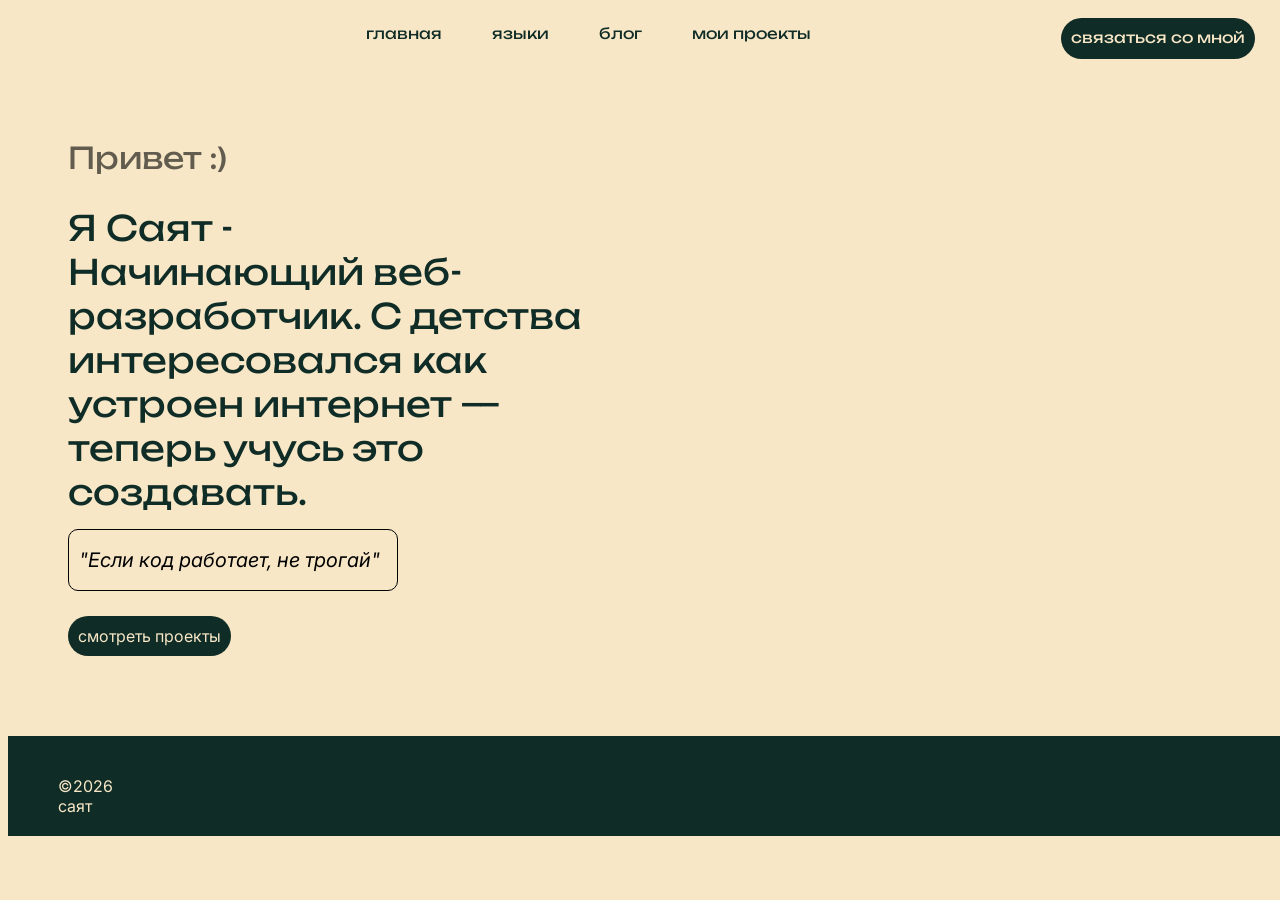
<file: index.html>
<!DOCTYPE html>
<html lang="en">
<head>
    <meta charset="UTF-8">
    <meta name="viewport" content="width=device-width, initial-scale=Q">
    <title>Итоговая работа</title>
    <link rel="stylesheet" href="main.css">
    <link rel="preconnect" href="https://fonts.googleapis.com">
    <link rel="preconnect" href="https://fonts.gstatic.com" crossorigin>
    <link href="https://fonts.googleapis.com/css2?family=Inter:ital,opsz,wght@0,14..32,100..900;1,14..32,100..900&family=Mulish:ital,wght@0,200..1000;1,200..1000&family=Unbounded:wght@200..900&display=swap" rel="stylesheet">
</head>
<body>
    <header>
        <nav>
            <ul>
                <li><a href="index.html">главная</a></li>
                <li><a href="languages.html">языки</a></li>
                <li><a href="blog.html">блог</a></li>
                <li><a href="my-projects.html">мои проекты</a></li>
            </ul>
        </nav>
            <a href="contacts.html" class="contact">связаться со мной</a>
    </header>
    <main>
        <section class="main-home">
            <div class="home-text">
            <span class="hi">Привет :)</span><br>
            <div class="text-block">
            <span class="name">Я Саят -</span><br>
            <span class="my-desc">Начинающий веб-разработчик. С детства интересовался как устроен интернет — теперь учусь это создавать.</span>
            </div>
            <div class="italic-text">
                <p>"Если код работает, не трогай"</p>
            </div>
        </div>
        <div class="my-projects-btn">
            <a href="my-projects.html" class="redirect-btn">смотреть проекты</a>
        </div>
        </section>
    </main>
    <footer>
        <div class="footer-left">
            <span>&copy;2026 саят</span>
        </div>
        <div class="footer-right">
            <a href="https://github.com/sayatalmatuly/Portfolio">Github</a>
            <a href="https://t.me/almatulyy_s">Telegram</a>
        </div>
    </footer>
</body>
</html>
</file>
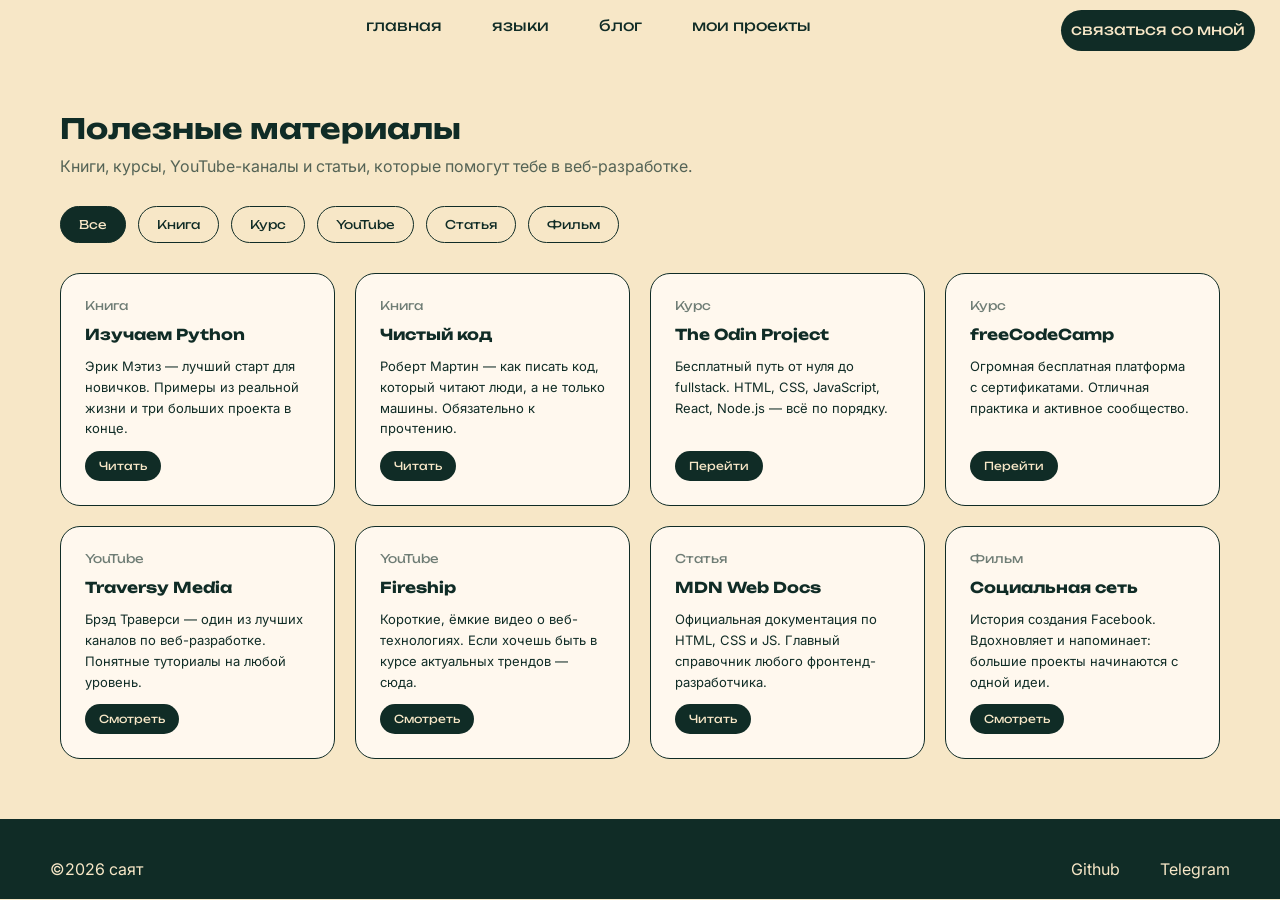
<file: blog.html>
<!DOCTYPE html>
<html lang="ru">
<head>
    <meta charset="UTF-8">
    <meta name="viewport" content="width=device-width, initial-scale=1">
    <title>Блог — Саят</title>
    <link rel="stylesheet" href="blog.css">
    <link rel="preconnect" href="https://fonts.googleapis.com">
    <link rel="preconnect" href="https://fonts.gstatic.com" crossorigin>
    <link href="https://fonts.googleapis.com/css2?family=Inter:ital,opsz,wght@0,14..32,100..900;1,14..32,100..900&family=Unbounded:wght@200..900&display=swap" rel="stylesheet">
</head>
<body>
    <header>
        <nav>
            <ul>
                <li><a href="index.html">главная</a></li>
                <li><a href="languages.html">языки</a></li>
                <li><a href="blog.html">блог</a></li>
                <li><a href="my-projects.html">мои проекты</a></li>
            </ul>
        </nav>
        <a href="contacts.html" class="contact">связаться со мной</a>
    </header>
    <main>
        <section class="page-intro">
            <h1 class="page-title">Полезные материалы</h1>
            <p class="page-desc">Книги, курсы, YouTube-каналы и статьи, которые помогут тебе в веб-разработке.</p>
        </section>
        <div class="filter-row">
            <button class="filter-btn active">Все</button>
            <button class="filter-btn">Книга</button>
            <button class="filter-btn">Курс</button>
            <button class="filter-btn">YouTube</button>
            <button class="filter-btn">Статья</button>
            <button class="filter-btn">Фильм</button>
        </div>
        <div class="blog-grid">
            <article class="blog-card">
                <div class="card-badge">Книга</div>
                <h3 class="card-title">Изучаем Python</h3>
                <p class="card-text">Эрик Мэтиз — лучший старт для новичков. Примеры из реальной жизни и три больших проекта в конце.</p>
                <a href="https://iro23.ru/sites/default/files/e.metiz_-_izuchaem_python._programmirovanie_igr_vizualizaciya_dannyh_veb-prilozheniya_-_2017.pdf" class="read-btn">Читать</a>
            </article>
            <article class="blog-card">
                <div class="card-badge">Книга</div>
                <h3 class="card-title">Чистый код</h3>
                <p class="card-text">Роберт Мартин — как писать код, который читают люди, а не только машины. Обязательно к прочтению.</p>
                <a href="https://libcat.ru/knigi/kompyutery-i-internet/programmirovanie/396005-robert-martin-chistyj-kod-sozdanie-analiz-i-refaktoring.html#read" class="read-btn">Читать</a>
            </article>
            <article class="blog-card">
                <div class="card-badge">Курс</div>
                <h3 class="card-title">The Odin Project</h3>
                <p class="card-text">Бесплатный путь от нуля до fullstack. HTML, CSS, JavaScript, React, Node.js — всё по порядку.</p>
                <a href="https://www.theodinproject.com" target="_blank" class="read-btn">Перейти</a>
            </article>
            <article class="blog-card">
                <div class="card-badge">Курс</div>
                <h3 class="card-title">freeCodeCamp</h3>
                <p class="card-text">Огромная бесплатная платформа с сертификатами. Отличная практика и активное сообщество.</p>
                <a href="https://www.freecodecamp.org" target="_blank" class="read-btn">Перейти</a>
            </article>
            <article class="blog-card">
                <div class="card-badge">YouTube</div>
                <h3 class="card-title">Traversy Media</h3>
                <p class="card-text">Брэд Траверси — один из лучших каналов по веб-разработке. Понятные туториалы на любой уровень.</p>
                <a href="https://youtube.com/@TraversyMedia" target="_blank" class="read-btn">Смотреть</a>
            </article>
            <article class="blog-card">
                <div class="card-badge">YouTube</div>
                <h3 class="card-title">Fireship</h3>
                <p class="card-text">Короткие, ёмкие видео о веб-технологиях. Если хочешь быть в курсе актуальных трендов — сюда.</p>
                <a href="https://youtube.com/@Fireship" target="_blank" class="read-btn">Смотреть</a>
            </article>
            <article class="blog-card">
                <div class="card-badge">Статья</div>
                <h3 class="card-title">MDN Web Docs</h3>
                <p class="card-text">Официальная документация по HTML, CSS и JS. Главный справочник любого фронтенд-разработчика.</p>
                <a href="https://developer.mozilla.org" target="_blank" class="read-btn">Читать</a>
            </article>
            <article class="blog-card">
                <div class="card-badge">Фильм</div>
                <h3 class="card-title">Социальная сеть</h3>
                <p class="card-text">История создания Facebook. Вдохновляет и напоминает: большие проекты начинаются с одной идеи.</p>
                <a href="https://kinogo-2.biz/14717--socialnaja-set.html" class="read-btn">Смотреть</a>
            </article>
        </div>
    </main>
    <footer>
        <div class="footer-left">
            <span>&copy;2026 саят</span>
        </div>
        <div class="footer-right">
            <a href="https://github.com/sayatalmatuly/Portfolio">Github</a>
            <a href="https://t.me/almatulyy_s">Telegram</a>
        </div>
    </footer>
    <script>
        const btns = document.querySelectorAll('.filter-btn');
        const cards = document.querySelectorAll('.blog-card');

        btns.forEach(btn => {
            btn.addEventListener('click', () => {
                // Переключаем активный класс у кнопок
                btns.forEach(b => b.classList.remove('active'));
                btn.classList.add('active');

                const filterValue = btn.textContent.trim();

                // Фильтруем карточки
                cards.forEach(card => {
                    const badgeValue = card.querySelector('.card-badge').textContent.trim();
                    
                    if (filterValue === 'Все' || filterValue === badgeValue) {
                        card.style.display = 'flex'; // или 'block', смотря как настроен CSS в .blog-card
                    } else {
                        card.style.display = 'none';
                    }
                });
            });
        });
    </script>
</body>
</html>
</file>
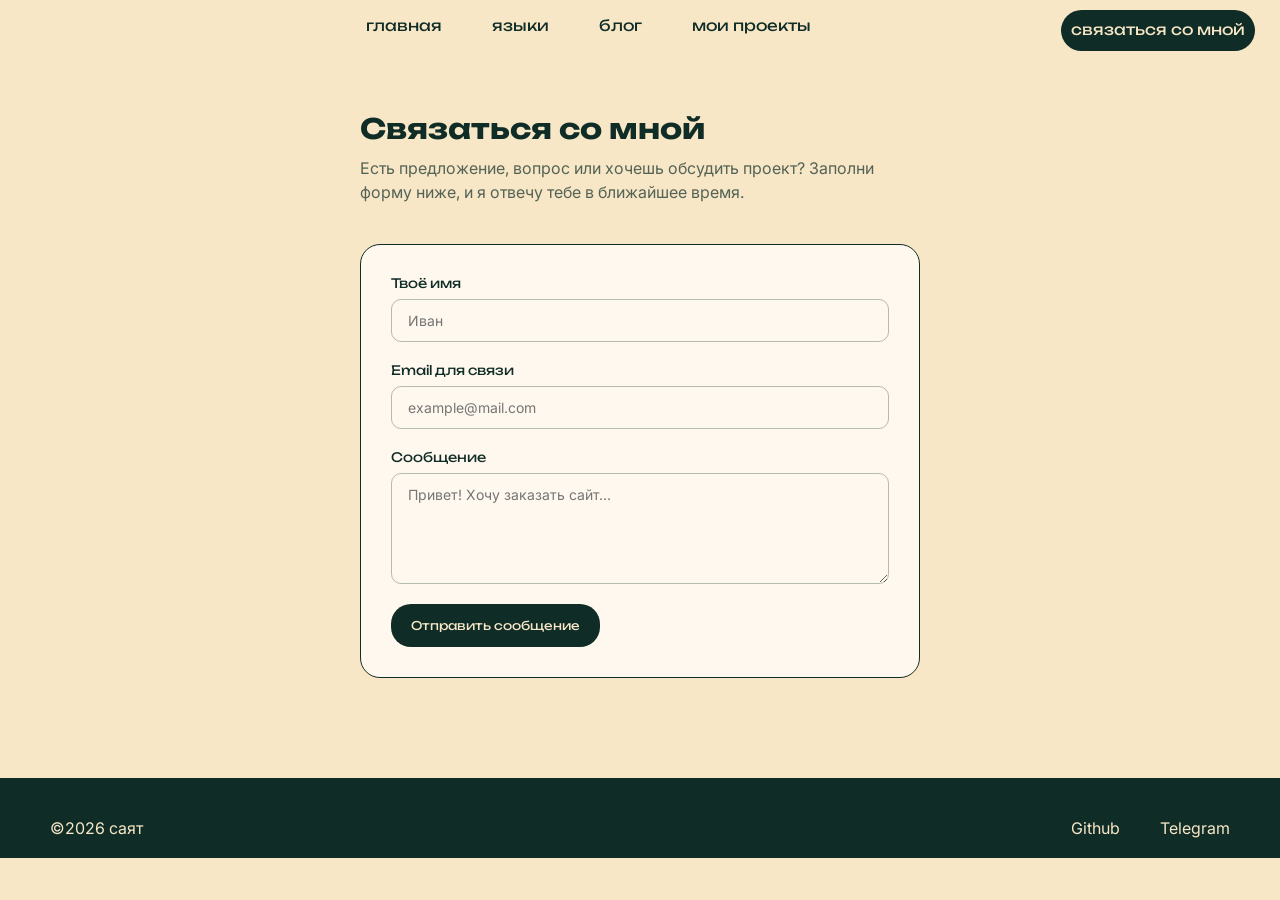
<file: contacts.html>
<!DOCTYPE html>
<html lang="ru">
<head>
    <meta charset="UTF-8">
    <meta name="viewport" content="width=device-width, initial-scale=1">
    <title>Контакты — Саят</title>
    <link rel="stylesheet" href="contacts.css">
    <link rel="preconnect" href="https://fonts.googleapis.com">
    <link rel="preconnect" href="https://fonts.gstatic.com" crossorigin>
    <link href="https://fonts.googleapis.com/css2?family=Inter:ital,opsz,wght@0,14..32,100..900;1,14..32,100..900&family=Unbounded:wght@200..900&display=swap" rel="stylesheet">
</head>
<body>
    <header>
        <nav>
            <ul>
                <li><a href="index.html">главная</a></li>
                <li><a href="languages.html">языки</a></li>
                <li><a href="blog.html">блог</a></li>
                <li><a href="my-projects.html">мои проекты</a></li>
            </ul>
        </nav>
        <a href="contacts.html" class="contact">связаться со мной</a>
    </header>

    <main>
        <section class="contact-section">
            <div class="contact-intro">
                <h1 class="page-title">Связаться со мной</h1>
                <p class="page-desc">Есть предложение, вопрос или хочешь обсудить проект? Заполни форму ниже, и я отвечу тебе в ближайшее время.</p>
            </div>

            <form class="contact-form" action="https://formspree.io/f/mlgkpqgg" method="POST">
                <div class="form-group">
                    <label for="name">Твоё имя</label>
                    <input type="text" id="name" name="name" placeholder="Иван" required>
                </div>

                <div class="form-group">
                    <label for="email">Email для связи</label>
                    <input type="email" id="email" name="email" placeholder="example@mail.com" required>
                </div>

                <div class="form-group">
                    <label for="message">Сообщение</label>
                    <textarea id="message" name="message" rows="5" placeholder="Привет! Хочу заказать сайт..." required></textarea>
                </div>

                <button type="submit" class="submit-btn">Отправить сообщение</button>
            </form>
        </section>
    </main>

    <footer>
        <div class="footer-left">
            <span>&copy;2026 саят</span>
        </div>
        <div class="footer-right">
            <a href="https://github.com/sayatalmatuly/Portfolio">Github</a>
            <a href="https://t.me/almatulyy_s">Telegram</a>
        </div>
    </footer>
</body>
</html>
</file>
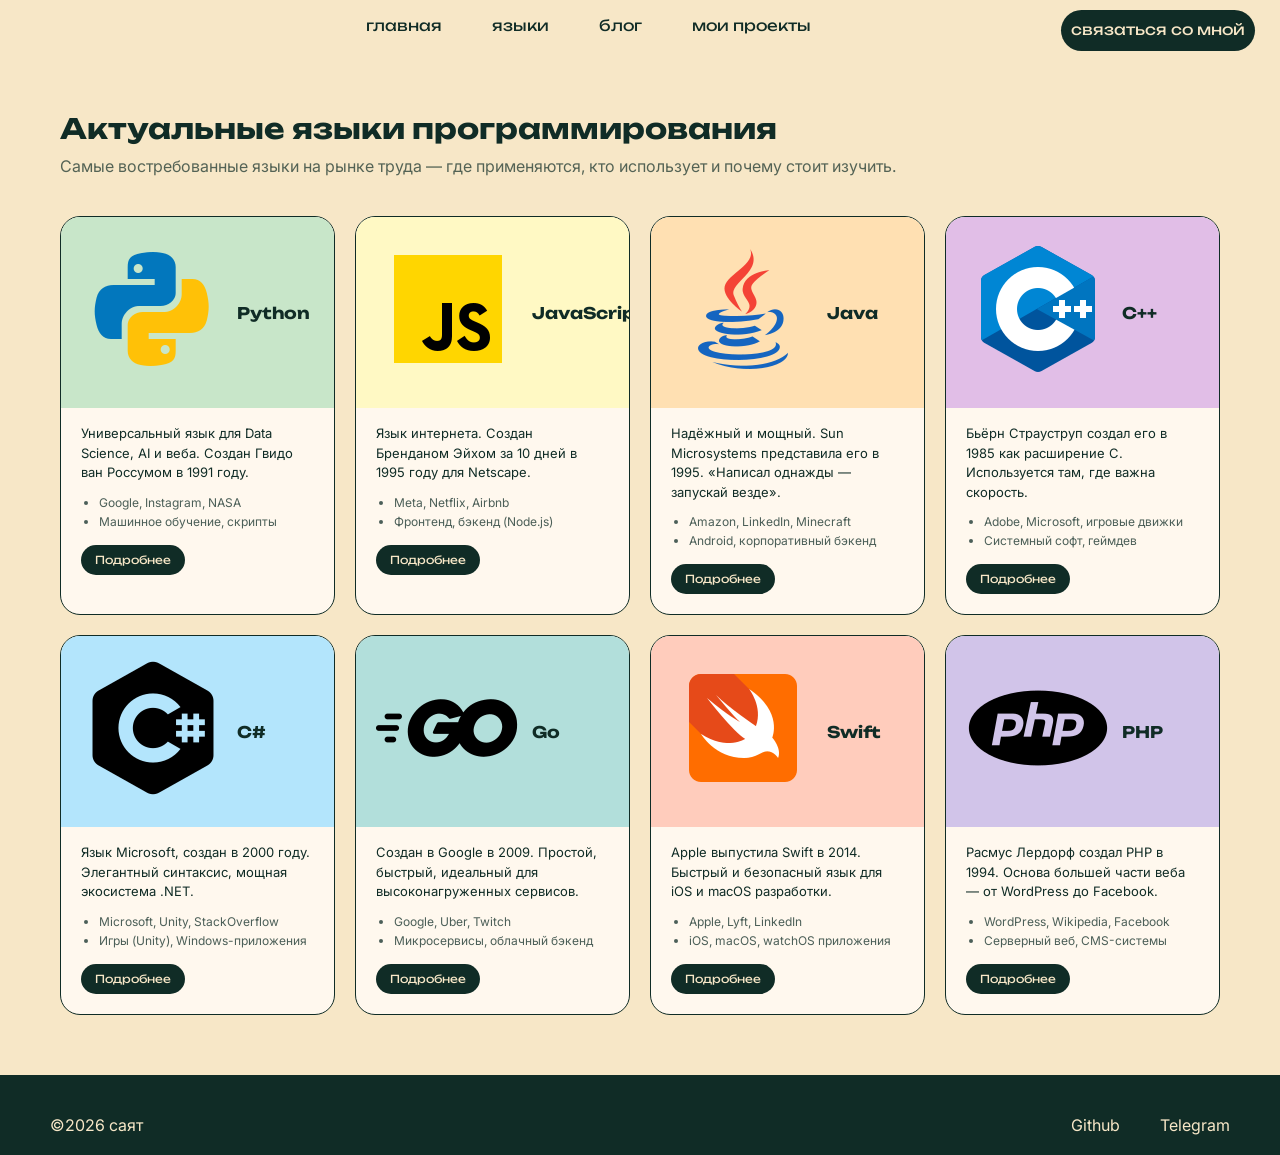
<file: languages.html>
<!DOCTYPE html>
<html lang="ru">
<head>
    <meta charset="UTF-8">
    <meta name="viewport" content="width=device-width, initial-scale=1">
    <title>Языки — Саят</title>
    <link rel="stylesheet" href="languages.css">
    <link rel="preconnect" href="https://fonts.googleapis.com">
    <link rel="preconnect" href="https://fonts.gstatic.com" crossorigin>
    <link href="https://fonts.googleapis.com/css2?family=Inter:ital,opsz,wght@0,14..32,100..900;1,14..32,100..900&family=Unbounded:wght@200..900&display=swap" rel="stylesheet">
</head>
<body>
    <header>
        <nav>
            <ul>
                <li><a href="index.html">главная</a></li>
                <li><a href="languages.html">языки</a></li>
                <li><a href="blog.html">блог</a></li>
                <li><a href="my-projects.html">мои проекты</a></li>
            </ul>
        </nav>
        <a href="contacts.html" class="contact">связаться со мной</a>
    </header>
    <main>
        <section class="page-intro">
            <h1 class="page-title">Актуальные языки программирования</h1>
            <p class="page-desc">Самые востребованные языки на рынке труда — где применяются, кто использует и почему стоит изучить.</p>
        </section>
        <div class="language-cards-row">
            <div class="language-card">
                <div class="card-top python">
                    <span class="lang-icon"><img src="img/icons8-python-144.png"></span>
                    <h2 class="lang-name">Python</h2>
                </div>
                <div class="card-body">
                    <p class="lang-desc">Универсальный язык для Data Science, AI и веба. Создан Гвидо ван Россумом в 1991 году.</p>
                    <ul class="lang-list">
                        <li>Google, Instagram, NASA</li>
                        <li>Машинное обучение, скрипты</li>
                    </ul>
                    <a href="https://en.wikipedia.org/wiki/Python_(programming_language)" class="more-btn">Подробнее</a>
                </div>
            </div>
            <div class="language-card">
                <div class="card-top js">
                    <span class="lang-icon"><img src="img/icons8-javascript-144.png"></span>
                    <h2 class="lang-name">JavaScript</h2>
                </div>
                <div class="card-body">
                    <p class="lang-desc">Язык интернета. Создан Бренданом Эйхом за 10 дней в 1995 году для Netscape.</p>
                    <ul class="lang-list">
                        <li>Meta, Netflix, Airbnb</li>
                        <li>Фронтенд, бэкенд (Node.js)</li>
                    </ul>
                    <a href="https://en.wikipedia.org/wiki/JavaScript" class="more-btn">Подробнее</a>
                </div>
            </div>
            <div class="language-card">
                <div class="card-top java">
                    <span class="lang-icon"><img src="img/icons8-java-144.png"></span>
                    <h2 class="lang-name">Java</h2>
                </div>
                <div class="card-body">
                    <p class="lang-desc">Надёжный и мощный. Sun Microsystems представила его в 1995. «Написал однажды — запускай везде».</p>
                    <ul class="lang-list">
                        <li>Amazon, LinkedIn, Minecraft</li>
                        <li>Android, корпоративный бэкенд</li>
                    </ul>
                    <a href="https://en.wikipedia.org/wiki/Java_(programming_language)" class="more-btn">Подробнее</a>
                </div>
            </div>
            <div class="language-card">
                <div class="card-top cpp">
                    <span class="lang-icon"><img src="img/icons8-c++-144.png"></span>
                    <h2 class="lang-name">C++</h2>
                </div>
                <div class="card-body">
                    <p class="lang-desc">Бьёрн Страуструп создал его в 1985 как расширение C. Используется там, где важна скорость.</p>
                    <ul class="lang-list">
                        <li>Adobe, Microsoft, игровые движки</li>
                        <li>Системный софт, геймдев</li>
                    </ul>
                    <a href="https://en.wikipedia.org/wiki/C%2B%2B" class="more-btn">Подробнее</a>
                </div>
            </div>
            <div class="language-card">
                <div class="card-top csharp">
                    <span class="lang-icon"><img src="img/icons8-c-sharp-logo-144.png"></span>
                    <h2 class="lang-name">C#</h2>
                </div>
                <div class="card-body">
                    <p class="lang-desc">Язык Microsoft, создан в 2000 году. Элегантный синтаксис, мощная экосистема .NET.</p>
                    <ul class="lang-list">
                        <li>Microsoft, Unity, StackOverflow</li>
                        <li>Игры (Unity), Windows-приложения</li>
                    </ul>
                    <a href="https://en.wikipedia.org/wiki/C_Sharp_(programming_language)" class="more-btn">Подробнее</a>
                </div>
            </div>
            <div class="language-card">
                <div class="card-top go">
                    <span class="lang-icon"><img src="img/icons8-go-144.png"></span>
                    <h2 class="lang-name">Go</h2>
                </div>
                <div class="card-body">
                    <p class="lang-desc">Создан в Google в 2009. Простой, быстрый, идеальный для высоконагруженных сервисов.</p>
                    <ul class="lang-list">
                        <li>Google, Uber, Twitch</li>
                        <li>Микросервисы, облачный бэкенд</li>
                    </ul>
                    <a href="https://en.wikipedia.org/wiki/Go_(programming_language)" class="more-btn">Подробнее</a>
                </div>
            </div>
            <div class="language-card">
                <div class="card-top swift">
                    <span class="lang-icon"><img src="img/icons8-swift-144.png"></span>
                    <h2 class="lang-name">Swift</h2>
                </div>
                <div class="card-body">
                    <p class="lang-desc">Apple выпустила Swift в 2014. Быстрый и безопасный язык для iOS и macOS разработки.</p>
                    <ul class="lang-list">
                        <li>Apple, Lyft, LinkedIn</li>
                        <li>iOS, macOS, watchOS приложения</li>
                    </ul>
                    <a href="https://en.wikipedia.org/wiki/Swift_(programming_language)" class="more-btn">Подробнее</a>
                </div>
            </div>
            <div class="language-card">
                <div class="card-top php">
                    <span class="lang-icon"><img src="img/icons8-php-logo-144.png"></span>
                    <h2 class="lang-name">PHP</h2>
                </div>
                <div class="card-body">
                    <p class="lang-desc">Расмус Лердорф создал PHP в 1994. Основа большей части веба — от WordPress до Facebook.</p>
                    <ul class="lang-list">
                        <li>WordPress, Wikipedia, Facebook</li>
                        <li>Серверный веб, CMS-системы</li>
                    </ul>
                    <a href="https://en.wikipedia.org/wiki/PHP" class="more-btn">Подробнее</a>
                </div>
            </div>
        </div>
    </main>
    <footer>
        <div class="footer-left">
            <span>&copy;2026 саят</span>
        </div>
        <div class="footer-right">
            <a href="https://github.com/sayatalmatuly/Portfolio">Github</a>
            <a href="https://t.me/almatulyy_s">Telegram</a>
        </div>
    </footer>
</body>
</html>
</file>
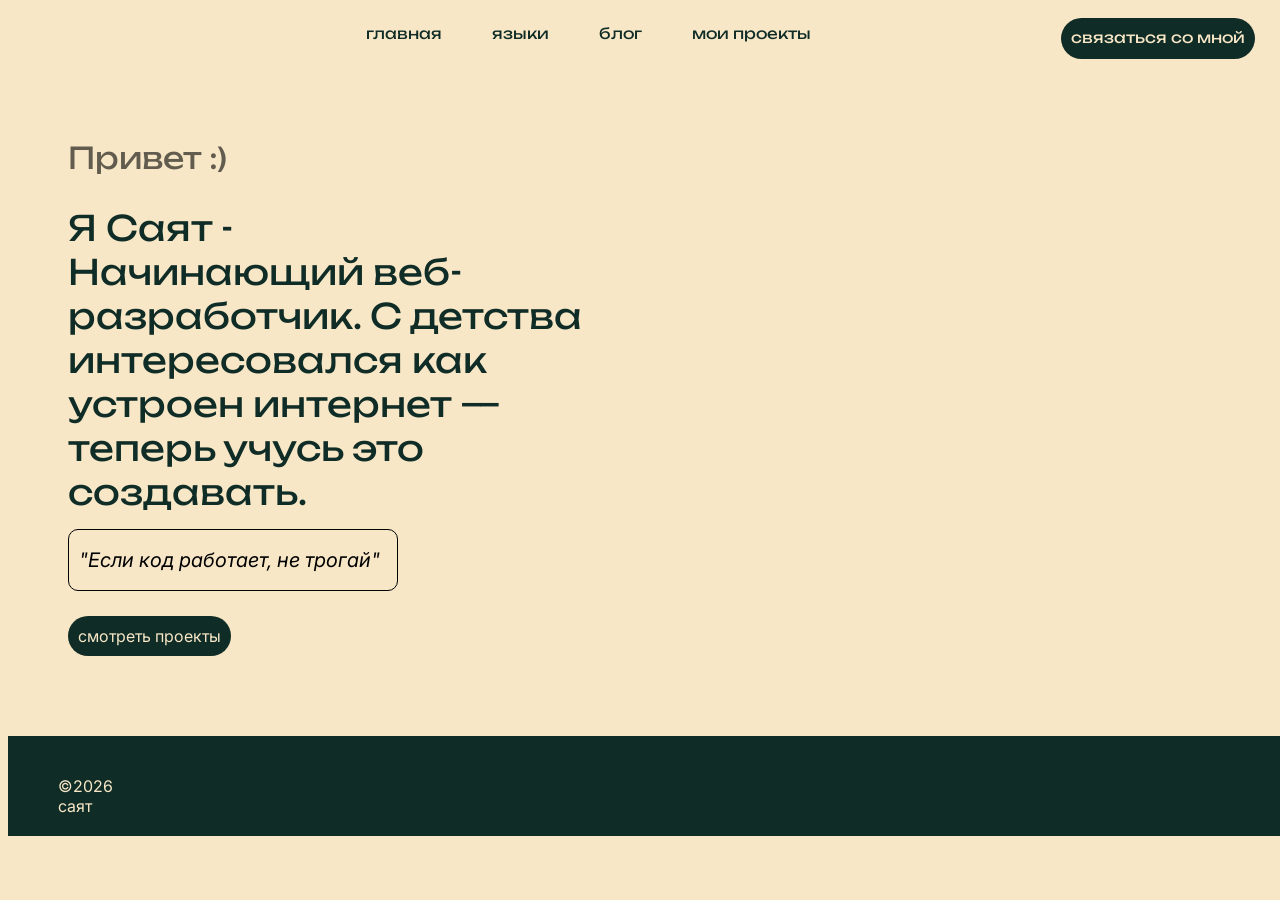
<file: main.html>
<!DOCTYPE html>
<html lang="en">
<head>
    <meta charset="UTF-8">
    <meta name="viewport" content="width=device-width, initial-scale=Q">
    <title>Итоговая работа</title>
    <link rel="stylesheet" href="main.css">
    <link rel="preconnect" href="https://fonts.googleapis.com">
    <link rel="preconnect" href="https://fonts.gstatic.com" crossorigin>
    <link href="https://fonts.googleapis.com/css2?family=Inter:ital,opsz,wght@0,14..32,100..900;1,14..32,100..900&family=Mulish:ital,wght@0,200..1000;1,200..1000&family=Unbounded:wght@200..900&display=swap" rel="stylesheet">
</head>
<body>
    <header>
        <nav>
            <ul>
                <li><a href="main.html">главная</a></li>
                <li><a href="languages.html">языки</a></li>
                <li><a href="blog.html">блог</a></li>
                <li><a href="my-projects.html">мои проекты</a></li>
            </ul>
        </nav>
            <a href="contacts.html" class="contact">связаться со мной</a>
    </header>
    <main>
        <section class="main-home">
            <div class="home-text">
            <span class="hi">Привет :)</span><br>
            <div class="text-block">
            <span class="name">Я Саят -</span><br>
            <span class="my-desc">Начинающий веб-разработчик. С детства интересовался как устроен интернет — теперь учусь это создавать.</span>
            </div>
            <div class="italic-text">
                <p>"Если код работает, не трогай"</p>
            </div>
        </div>
        <div class="my-projects-btn">
            <a href="my-projects.html" class="redirect-btn">смотреть проекты</a>
        </div>
        </section>
    </main>
    <footer>
        <div class="footer-left">
            <span>&copy;2026 саят</span>
        </div>
        <div class="footer-right">
            <a href="https://github.com/sayatalmatuly/Portfolio">Github</a>
            <a href="https://t.me/almatulyy_s">Telegram</a>
        </div>
    </footer>
</body>
</html>
</file>
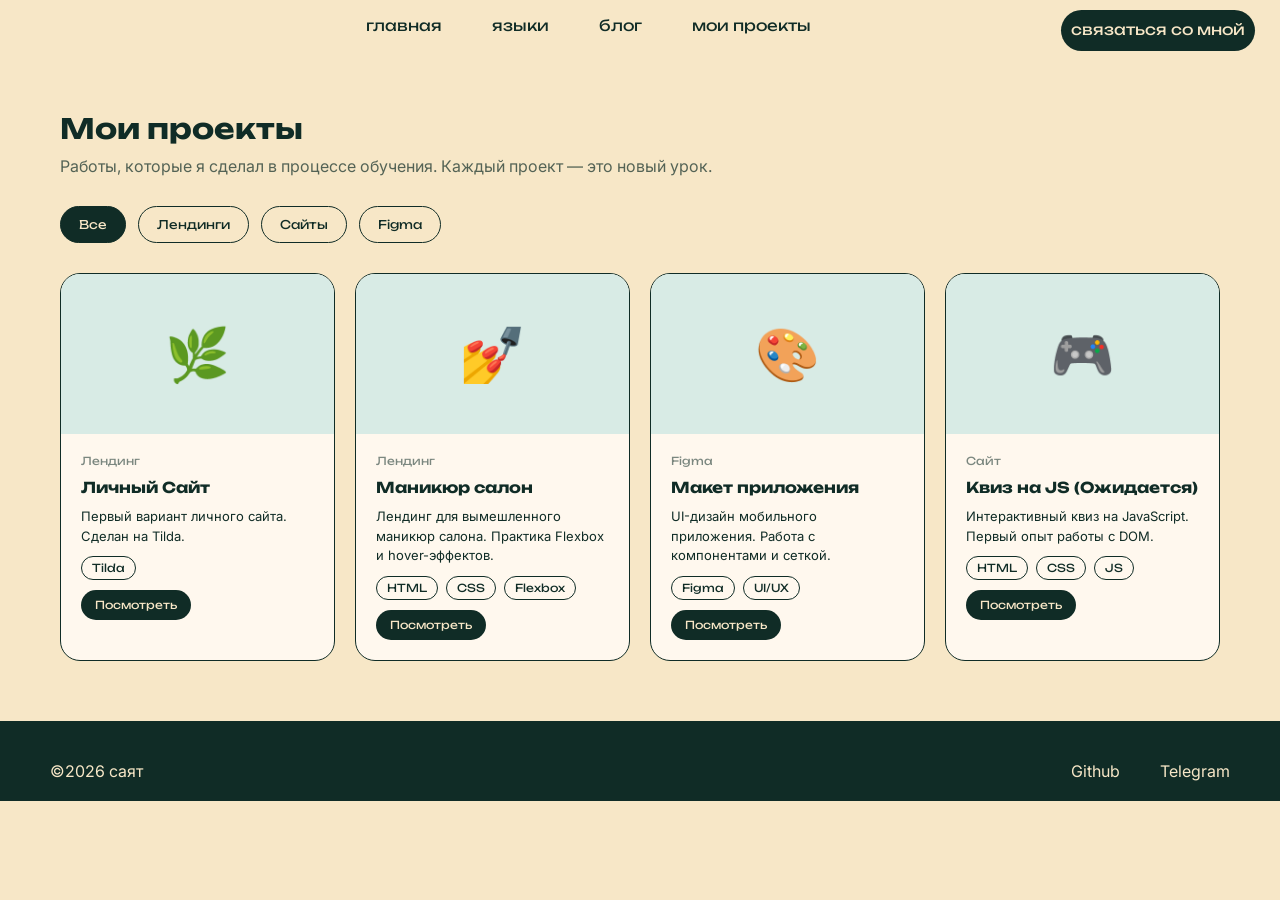
<file: my-projects.html>
<!DOCTYPE html>
<html lang="ru">
<head>
    <meta charset="UTF-8">
    <meta name="viewport" content="width=device-width, initial-scale=1">
    <title>Мои проекты — Саят</title>
    <link rel="stylesheet" href="my-projects.css">
    <link rel="preconnect" href="https://fonts.googleapis.com">
    <link rel="preconnect" href="https://fonts.gstatic.com" crossorigin>
    <link href="https://fonts.googleapis.com/css2?family=Inter:ital,opsz,wght@0,14..32,100..900;1,14..32,100..900&family=Unbounded:wght@200..900&display=swap" rel="stylesheet">
</head>
<body>
    <header>
        <nav>
            <ul>
                <li><a href="index.html">главная</a></li>
                <li><a href="languages.html">языки</a></li>
                <li><a href="blog.html">блог</a></li>
                <li><a href="my-projects.html">мои проекты</a></li>
            </ul>
        </nav>
        <a href="contacts.html" class="contact">связаться со мной</a>
    </header>
    <main>
        <section class="page-intro">
            <h1 class="page-title">Мои проекты</h1>
            <p class="page-desc">Работы, которые я сделал в процессе обучения. Каждый проект — это новый урок.</p>
        </section>
        <div class="filter-row">
            <button class="filter-btn active">Все</button>
            <button class="filter-btn">Лендинги</button>
            <button class="filter-btn">Сайты</button>
            <button class="filter-btn">Figma</button>
        </div>
        <div class="projects-grid">
            <div class="project-card">
                <div class="project-preview">
                    <span class="preview-emoji">🌿</span>
                </div>
                <div class="project-info">
                    <span class="project-tag">Лендинг</span>
                    <h3 class="project-name">Личный Сайт</h3>
                    <p class="project-desc">Первый вариант личного сайта. Сделан на Tilda.</p>
                    <div class="tech-list">
                        <span class="tech">Tilda</span>
                    </div>
                    <a href="https://almatulyys.tilda.ws/" target="_blank" class="view-btn">Посмотреть</a>
                </div>
            </div>
            <div class="project-card">
                <div class="project-preview">
                    <span class="preview-emoji">💅</span>
                </div>
                <div class="project-info">
                    <span class="project-tag">Лендинг</span>
                    <h3 class="project-name">Маникюр салон</h3>
                    <p class="project-desc">Лендинг для вымешленного маникюр салона. Практика Flexbox и hover-эффектов.</p>
                    <div class="tech-list">
                        <span class="tech">HTML</span>
                        <span class="tech">CSS</span>
                        <span class="tech">Flexbox</span>
                    </div>
                    <a href="https://nailcure-drab.vercel.app" class="view-btn">Посмотреть</a>
                </div>
            </div>
            <div class="project-card">
                <div class="project-preview">
                    <span class="preview-emoji">🎨</span>
                </div>
                <div class="project-info">
                    <span class="project-tag">Figma</span>
                    <h3 class="project-name">Макет приложения</h3>
                    <p class="project-desc">UI-дизайн мобильного приложения. Работа с компонентами и сеткой.</p>
                    <div class="tech-list">
                        <span class="tech">Figma</span>
                        <span class="tech">UI/UX</span>
                    </div>
                    <a href="https://www.figma.com/design/eJtA2Ri2n4yrjrqq81S4WE/Untitled?node-id=0-1&t=QU2UxAkzHMGO28Z9-1" class="view-btn">Посмотреть</a>
                </div>
            </div>
            <div class="project-card">
                <div class="project-preview">
                    <span class="preview-emoji">🎮</span>
                </div>
                <div class="project-info">
                    <span class="project-tag">Сайт</span>
                    <h3 class="project-name">Квиз на JS (Ожидается)</h3>
                    <p class="project-desc">Интерактивный квиз на JavaScript. Первый опыт работы с DOM.</p>
                    <div class="tech-list">
                        <span class="tech">HTML</span>
                        <span class="tech">CSS</span>
                        <span class="tech">JS</span>
                    </div>
                    <a href="#" class="view-btn">Посмотреть</a>
                </div>
            </div>
        </div>
    </main>
    <footer>
        <div class="footer-left">
            <span>&copy;2026 саят</span>
        </div>
        <div class="footer-right">
            <a href="https://github.com/sayatalmatuly/Portfolio">Github</a>
            <a href="https://t.me/almatulyy_s">Telegram</a>
        </div>
    </footer>
<script>
    // 1. Находим все кнопки и все карточки проектов на странице
    const btns = document.querySelectorAll('.filter-btn');
    const cards = document.querySelectorAll('.project-card');

    // 2. Заставляем каждую кнопку «слушать» клики
    btns.forEach(btn => {
        btn.addEventListener('click', () => {
            
            // Сначала убираем класс 'active' у ВСЕХ кнопок и даем его только той, на которую кликнули
            btns.forEach(b => b.classList.remove('active'));
            btn.classList.add('active');

            // Получаем текст кнопки (например: "Все", "Лендинги", "Сайты")
            const filterValue = btn.textContent.trim();

            // 3. Проверяем каждую карточку
            cards.forEach(card => {
                // Находим тег внутри текущей карточки (например: "Лендинг", "Figma", "Сайт")
                const tagValue = card.querySelector('.project-tag').textContent.trim();
                
                // Если нажали "Все" ИЛИ текст кнопки совпадает с тегом карточки
                // (Внимание: "Лендинги" на кнопке и "Лендинг" в теге немного отличаются, скрипт ниже это учтет)
                if (filterValue === 'Все' || filterValue.startsWith(tagValue) || tagValue.startsWith(filterValue)) {
                    card.style.display = 'block'; // Показываем карточку
                } else {
                    card.style.display = 'none';  // Скрываем карточку
                }
            });
        });
    });
</script>
</body>
</html>
</file>
<file: main.css>
*{
    box-sizing: border-box;
}
body{
    background-color: #f7e7c7;
    font-family: "Inter", sans-serif;
}
header{
    display: flex;
    justify-content: center;
    animation: fadeDown 2s ease;
}
@keyframes fadeDown{
    from{
        opacity: 0;
        transform: translateY(-200px);
    }
    to{
        opacity: 1;
        transform: translateY(0);
    }
}
header a{
    text-decoration: none;
    color: #102c26;
}
nav ul{
    display: flex;
    justify-content: center;
    list-style: none;
    gap: 50px;
    margin-left: 300px;
}
nav ul li{
    font-family: "Unbounded", sans-serif;
    font-size: 15px;
}
nav ul li a{
    transition: 0.3s ease;
}
nav ul li a:hover{
    background-color: #102c26;
    color: #f7e7c7;
    padding: 10px 10px;
    border-radius: 10px;
}
.contact{
    font-family: "Unbounded", sans-serif;
    font-size: 15px;
    line-height: 1;
    margin-top: 10px;
    padding: 12px 10px 0 10px;
    border-radius: 32px;
    margin-left: 250px;
    background-color: #102c26;
    color: #f7e7c7;
    transition: 0.3s ease;
}
.contact:hover{
    background-color: #f7e7c7;
    color: #102c26;
}
.main-home{
    display: flex;
    flex-direction: column;
    margin: 80px 60px;
    max-width: 580px;
    animation: fadeUp 2s ease;
}
.home-text{
    font-family: "Unbounded", sans-serif;
    font-size: 20px;
}
.hi{
    font-size: 30px;
    opacity: 60%;
}
.text-block{
    margin-top: 30px;
    font-size: 35px;
    color: #102c26;
}
.my-projects-btn{
    margin-top: 25px;
    animation: fadeUp 2s ease;
    animation-delay: 0.3s;
    animation-fill-mode: both;
}
.redirect-btn{
    text-decoration: none;
    display: inline-block;
    color: #f7e7c7;
    background-color: #102c26;
    padding: 10px 10px;
    border-radius: 20px;
    transition: transform 0.3s ease;
}
.redirect-btn:hover{
    transform: scale(1.20);
    font-weight: bold;
}
.italic-text{
    font-style: italic;
    font-family: "Inter", sans-serif;
    border: 0.3px solid #000;
    border-radius: 10px;
    width: 330px;
    padding-left: 10px;
    line-height: 1;
    margin-top: 15px;
}
footer{
    display: inline-flex;
    background-color: #102c26;
    padding: 40px 50px 20px 50px;
    margin: 0;
}
.footer-left{
    color: #f7e7c7;
}
.footer-right{
    display: flex;
    gap: 40px;
    margin-left: 1200px;
}
.footer-right a{
    text-decoration: none;
    color: #f7e7c7;
    transition: 0.3s ease;
}
.footer-right a:hover{
    background-color: #f7e7c7;
    color: #102c26;
    padding: 10px 5px;
    border-radius: 5px;
}
@keyframes fadeUp{
    from{
        opacity: 0;
        transform: translateY(500px);
    }
    to{
        opacity: 1;
        transform: translateY(0);
    }
}
</file>
<file: blog.css>
* {
    box-sizing: border-box;
}
body {
    background-color: #f7e7c7;
    font-family: "Inter", sans-serif;
    margin: 0;
}
header {
    display: flex;
    justify-content: center;
    animation: fadeDown 2s ease;
}
@keyframes fadeDown {
    from { opacity: 0; transform: translateY(-200px); }
    to { opacity: 1; transform: translateY(0); }
}
header a {
    text-decoration: none;
    color: #102c26;
}
nav ul {
    display: flex;
    justify-content: center;
    list-style: none;
    gap: 50px;
    margin-left: 300px;
}
nav ul li {
    font-family: "Unbounded", sans-serif;
    font-size: 15px;
}
nav ul li a {
    transition: 0.3s ease;
}
nav ul li a:hover {
    background-color: #102c26;
    color: #f7e7c7;
    padding: 10px 10px;
    border-radius: 10px;
}
.contact {
    font-family: "Unbounded", sans-serif;
    font-size: 15px;
    line-height: 1;
    margin-top: 10px;
    padding: 12px 10px 0 10px;
    border-radius: 32px;
    margin-left: 250px;
    background-color: #102c26;
    color: #f7e7c7;
    transition: 0.3s ease;
}
.contact:hover {
    background-color: #f7e7c7;
    color: #102c26;
}
.page-intro {
    margin: 60px 60px 30px 60px;
    animation: fadeUp 1.5s ease;
}
.page-title {
    font-family: "Unbounded", sans-serif;
    font-size: 28px;
    color: #102c26;
    margin: 0 0 10px 0;
}
.page-desc {
    font-size: 16px;
    color: #102c26;
    opacity: 0.7;
    margin: 0;
}
.filter-row {
    display: flex;
    gap: 12px;
    margin: 0 60px 30px 60px;
    animation: fadeUp 1.6s ease;
}
.filter-btn {
    font-family: "Unbounded", sans-serif;
    font-size: 12px;
    padding: 10px 18px;
    border-radius: 20px;
    border: 1px solid #102c26;
    background-color: transparent;
    color: #102c26;
    cursor: pointer;
    transition: 0.3s ease;
}
.filter-btn:hover,
.filter-btn.active {
    background-color: #102c26;
    color: #f7e7c7;
}
.blog-grid {
    display: grid;
    grid-template-columns: repeat(4, 1fr);
    gap: 20px;
    margin: 0 60px 60px 60px;
    animation: fadeUp 1.8s ease;
}
.blog-card {
    background-color: #fff8ee;
    border: 0.5px solid #102c26;
    border-radius: 20px;
    padding: 24px;
    display: flex;
    flex-direction: column;
    gap: 12px;
    transition: transform 0.3s ease;
}
.blog-card:hover {
    transform: translateY(-6px);
}
.card-badge {
    font-size: 12px;
    font-family: "Unbounded", sans-serif;
    color: #102c26;
    opacity: 0.6;
}
.card-title {
    font-family: "Unbounded", sans-serif;
    font-size: 15px;
    color: #102c26;
    margin: 0;
}
.card-text {
    font-size: 13px;
    color: #102c26;
    line-height: 1.6;
    margin: 0;
    flex: 1;
}
.read-btn {
    display: inline-block;
    text-decoration: none;
    font-family: "Unbounded", sans-serif;
    font-size: 11px;
    color: #f7e7c7;
    background-color: #102c26;
    padding: 8px 14px;
    border-radius: 20px;
    align-self: flex-start;
    transition: transform 0.3s ease;
}
.read-btn:hover {
    transform: scale(1.1);
    font-weight: bold;
}
footer {
    display: flex;
    background-color: #102c26;
    padding: 40px 50px 20px 50px;
    width: 100%;
}
.footer-left {
    color: #f7e7c7;
}
.footer-right {
    display: flex;
    gap: 40px;
    margin-left: auto;
}
.footer-right a {
    text-decoration: none;
    color: #f7e7c7;
    transition: 0.3s ease;
}
.footer-right a:hover {
    background-color: #f7e7c7;
    color: #102c26;
    padding: 10px 5px;
    border-radius: 5px;
}
@keyframes fadeUp {
    from { opacity: 0; transform: translateY(50px); }
    to { opacity: 1; transform: translateY(0); }
}
</file>
<file: contacts.css>
* {
    box-sizing: border-box;
}
body {
    background-color: #f7e7c7;
    font-family: "Inter", sans-serif;
    margin: 0;
}
header {
    display: flex;
    justify-content: center;
    animation: fadeDown 2s ease;
}
@keyframes fadeDown {
    from { opacity: 0; transform: translateY(-200px); }
    to { opacity: 1; transform: translateY(0); }
}
header a {
    text-decoration: none;
    color: #102c26;
}
nav ul {
    display: flex;
    justify-content: center;
    list-style: none;
    gap: 50px;
    margin-left: 300px;
}
nav ul li {
    font-family: "Unbounded", sans-serif;
    font-size: 15px;
}
nav ul li a {
    transition: 0.3s ease;
}
nav ul li a:hover {
    background-color: #102c26;
    color: #f7e7c7;
    padding: 10px 10px;
    border-radius: 10px;
}
.contact {
    font-family: "Unbounded", sans-serif;
    font-size: 15px;
    line-height: 1;
    margin-top: 10px;
    padding: 12px 10px 0 10px;
    border-radius: 32px;
    margin-left: 250px;
    background-color: #102c26;
    color: #f7e7c7;
    transition: 0.3s ease;
}
.contact:hover {
    background-color: #f7e7c7;
    color: #102c26;
}
.contact-section {
    max-width: 600px;
    margin: 60px auto;
    padding: 0 20px;
    animation: fadeUp 1.5s ease;
}
.page-title {
    font-family: "Unbounded", sans-serif;
    font-size: 28px;
    color: #102c26;
    margin: 0 0 10px 0;
}
.page-desc {
    font-size: 16px;
    color: #102c26;
    opacity: 0.7;
    margin: 0 0 40px 0;
    line-height: 1.5;
}
.contact-form {
    background-color: #fff8ee;
    border: 0.5px solid #102c26;
    border-radius: 20px;
    padding: 30px;
    display: flex;
    flex-direction: column;
    gap: 20px;
}
.form-group {
    display: flex;
    flex-direction: column;
    gap: 8px;
}
.form-group label {
    font-family: "Unbounded", sans-serif;
    font-size: 13px;
    color: #102c26;
}
.form-group input,
.form-group textarea {
    font-family: "Inter", sans-serif;
    font-size: 14px;
    padding: 12px 16px;
    border-radius: 10px;
    border: 1px solid rgba(16, 44, 38, 0.3);
    background-color: transparent;
    color: #102c26;
    outline: none;
    transition: 0.3s ease;
}
.form-group input:focus,
.form-group textarea:focus {
    border-color: #102c26;
    background-color: #fcf4e8;
}
.form-group textarea {
    resize: vertical;
}
.submit-btn {
    font-family: "Unbounded", sans-serif;
    font-size: 12px;
    color: #f7e7c7;
    background-color: #102c26;
    border: none;
    padding: 14px 20px;
    border-radius: 20px;
    cursor: pointer;
    align-self: flex-start;
    transition: transform 0.3s ease;
}
.submit-btn:hover {
    transform: scale(1.05);
}
footer {
    display: flex;
    background-color: #102c26;
    padding: 40px 50px 20px 50px;
    width: 100%;
    margin-top: 100px;
}
.footer-left {
    color: #f7e7c7;
}
.footer-right {
    display: flex;
    gap: 40px;
    margin-left: auto;
}
.footer-right a {
    text-decoration: none;
    color: #f7e7c7;
    transition: 0.3s ease;
}
.footer-right a:hover {
    background-color: #f7e7c7;
    color: #102c26;
    padding: 10px 5px;
    border-radius: 5px;
}
@keyframes fadeUp {
    from { opacity: 0; transform: translateY(50px); }
    to { opacity: 1; transform: translateY(0); }
}
</file>
<file: languages.css>
* {
    box-sizing: border-box;
}
body {
    background-color: #f7e7c7;
    font-family: "Inter", sans-serif;
    margin: 0;
}
header {
    display: flex;
    justify-content: center;
    animation: fadeDown 2s ease;
}
@keyframes fadeDown {
    from { opacity: 0; transform: translateY(-200px); }
    to { opacity: 1; transform: translateY(0); }
}
header a {
    text-decoration: none;
    color: #102c26;
}
nav ul {
    display: flex;
    justify-content: center;
    list-style: none;
    gap: 50px;
    margin-left: 300px;
}
nav ul li {
    font-family: "Unbounded", sans-serif;
    font-size: 15px;
}
nav ul li a {
    transition: 0.3s ease;
}
nav ul li a:hover {
    background-color: #102c26;
    color: #f7e7c7;
    padding: 10px 10px;
    border-radius: 10px;
}
.contact {
    font-family: "Unbounded", sans-serif;
    font-size: 15px;
    line-height: 1;
    margin-top: 10px;
    padding: 12px 10px 0 10px;
    border-radius: 32px;
    margin-left: 250px;
    background-color: #102c26;
    color: #f7e7c7;
    transition: 0.3s ease;
}
.contact:hover {
    background-color: #f7e7c7;
    color: #102c26;
}
.page-intro {
    margin: 60px 60px 40px 60px;
    animation: fadeUp 1.5s ease;
}
.page-title {
    font-family: "Unbounded", sans-serif;
    font-size: 28px;
    color: #102c26;
    margin: 0 0 10px 0;
}
.page-desc {
    font-size: 16px;
    color: #102c26;
    opacity: 0.7;
    margin: 0;
}
.language-cards-row {
    display: grid;
    grid-template-columns: repeat(4, 1fr);
    gap: 20px;
    margin: 0 60px 60px 60px;
    animation: fadeUp 1.8s ease;
}
.language-card {
    background-color: #fff8ee;
    border: 0.5px solid #102c26;
    border-radius: 20px;
    overflow: hidden;
    transition: transform 0.3s ease;
}
.language-card:hover {
    transform: translateY(-6px);
}
.card-top {
    padding: 20px;
    display: flex;
    align-items: center;
    gap: 12px;
}
.python { background-color: #c8e6c9; }
.js { background-color: #fff9c4; }
.java { background-color: #ffe0b2; }
.cpp { background-color: #e1bee7; }
.csharp { background-color: #b3e5fc; }
.go { background-color: #b2dfdb; }
.swift { background-color: #ffccbc; }
.php { background-color: #d1c4e9; }
.lang-icon {
    font-size: 28px;
}
.lang-name {
    font-family: "Unbounded", sans-serif;
    font-size: 16px;
    color: #102c26;
    margin: 0;
}
.card-body {
    padding: 16px 20px 20px 20px;
}
.lang-desc {
    font-size: 13px;
    color: #102c26;
    margin: 0 0 12px 0;
    line-height: 1.5;
}
.lang-list {
    padding-left: 18px;
    margin: 0 0 16px 0;
    font-size: 12px;
    color: #102c26;
    opacity: 0.75;
}
.lang-list li {
    margin-bottom: 4px;
}
.more-btn {
    display: inline-block;
    text-decoration: none;
    font-family: "Unbounded", sans-serif;
    font-size: 11px;
    color: #f7e7c7;
    background-color: #102c26;
    padding: 8px 14px;
    border-radius: 20px;
    transition: transform 0.3s ease;
}
.more-btn:hover {
    transform: scale(1.1);
    font-weight: bold;
}
footer {
    display: inline-flex;
    background-color: #102c26;
    padding: 40px 50px 20px 50px;
    width: 100%;
}
.footer-left {
    color: #f7e7c7;
}
.footer-right {
    display: flex;
    gap: 40px;
    margin-left: auto;
}
.footer-right a {
    text-decoration: none;
    color: #f7e7c7;
    transition: 0.3s ease;
}
.footer-right a:hover {
    background-color: #f7e7c7;
    color: #102c26;
    padding: 10px 5px;
    border-radius: 5px;
}
@keyframes fadeUp {
    from { opacity: 0; transform: translateY(50px); }
    to { opacity: 1; transform: translateY(0); }
}
</file>
<file: my-projects.css>
* {
    box-sizing: border-box;
}
body {
    background-color: #f7e7c7;
    font-family: "Inter", sans-serif;
    margin: 0;
}
header {
    display: flex;
    justify-content: center;
    animation: fadeDown 2s ease;
}
@keyframes fadeDown {
    from { opacity: 0; transform: translateY(-200px); }
    to { opacity: 1; transform: translateY(0); }
}
header a {
    text-decoration: none;
    color: #102c26;
}
nav ul {
    display: flex;
    justify-content: center;
    list-style: none;
    gap: 50px;
    margin-left: 300px;
}
nav ul li {
    font-family: "Unbounded", sans-serif;
    font-size: 15px;
}
nav ul li a {
    transition: 0.3s ease;
}
nav ul li a:hover {
    background-color: #102c26;
    color: #f7e7c7;
    padding: 10px 10px;
    border-radius: 10px;
}
.contact {
    font-family: "Unbounded", sans-serif;
    font-size: 15px;
    line-height: 1;
    margin-top: 10px;
    padding: 12px 10px 0 10px;
    border-radius: 32px;
    margin-left: 250px;
    background-color: #102c26;
    color: #f7e7c7;
    transition: 0.3s ease;
}
.contact:hover {
    background-color: #f7e7c7;
    color: #102c26;
}
.page-intro {
    margin: 60px 60px 30px 60px;
    animation: fadeUp 1.5s ease;
}
.page-title {
    font-family: "Unbounded", sans-serif;
    font-size: 28px;
    color: #102c26;
    margin: 0 0 10px 0;
}
.page-desc {
    font-size: 16px;
    color: #102c26;
    opacity: 0.7;
    margin: 0;
}
.filter-row {
    display: flex;
    gap: 12px;
    margin: 0 60px 30px 60px;
    animation: fadeUp 1.6s ease;
}
.filter-btn {
    font-family: "Unbounded", sans-serif;
    font-size: 12px;
    padding: 10px 18px;
    border-radius: 20px;
    border: 1px solid #102c26;
    background-color: transparent;
    color: #102c26;
    cursor: pointer;
    transition: 0.3s ease;
}
.filter-btn:hover,
.filter-btn.active {
    background-color: #102c26;
    color: #f7e7c7;
}
.projects-grid {
    display: grid;
    grid-template-columns: repeat(4, 1fr);
    gap: 20px;
    margin: 0 60px 60px 60px;
    animation: fadeUp 1.8s ease;
}
.project-card {
    background-color: #fff8ee;
    border: 0.5px solid #102c26;
    border-radius: 20px;
    overflow: hidden;
    transition: transform 0.3s ease;
}
.project-card:hover {
    transform: translateY(-6px);
}
.project-preview {
    height: 160px;
    background-color: #d8ebe5;
    display: flex;
    align-items: center;
    justify-content: center;
}
.preview-emoji {
    font-size: 52px;
}
.project-info {
    padding: 20px;
    display: flex;
    flex-direction: column;
    gap: 10px;
}
.project-tag {
    font-family: "Unbounded", sans-serif;
    font-size: 11px;
    color: #102c26;
    opacity: 0.55;
}
.project-name {
    font-family: "Unbounded", sans-serif;
    font-size: 15px;
    color: #102c26;
    margin: 0;
}
.project-desc {
    font-size: 13px;
    color: #102c26;
    line-height: 1.5;
    margin: 0;
}
.tech-list {
    display: flex;
    gap: 8px;
    flex-wrap: wrap;
}
.tech {
    font-size: 11px;
    font-family: "Unbounded", sans-serif;
    color: #102c26;
    border: 1px solid #102c26;
    border-radius: 20px;
    padding: 4px 10px;
}
.view-btn {
    display: inline-block;
    text-decoration: none;
    font-family: "Unbounded", sans-serif;
    font-size: 11px;
    color: #f7e7c7;
    background-color: #102c26;
    padding: 8px 14px;
    border-radius: 20px;
    align-self: flex-start;
    transition: transform 0.3s ease;
}
.view-btn:hover {
    transform: scale(1.1);
    font-weight: bold;
}
footer {
    display: flex;
    background-color: #102c26;
    padding: 40px 50px 20px 50px;
    width: 100%;
}
.footer-left {
    color: #f7e7c7;
}
.footer-right {
    display: flex;
    gap: 40px;
    margin-left: auto;
}
.footer-right a {
    text-decoration: none;
    color: #f7e7c7;
    transition: 0.3s ease;
}
.footer-right a:hover {
    background-color: #f7e7c7;
    color: #102c26;
    padding: 10px 5px;
    border-radius: 5px;
}
@keyframes fadeUp {
    from { opacity: 0; transform: translateY(50px); }
    to { opacity: 1; transform: translateY(0); }
}
</file>
